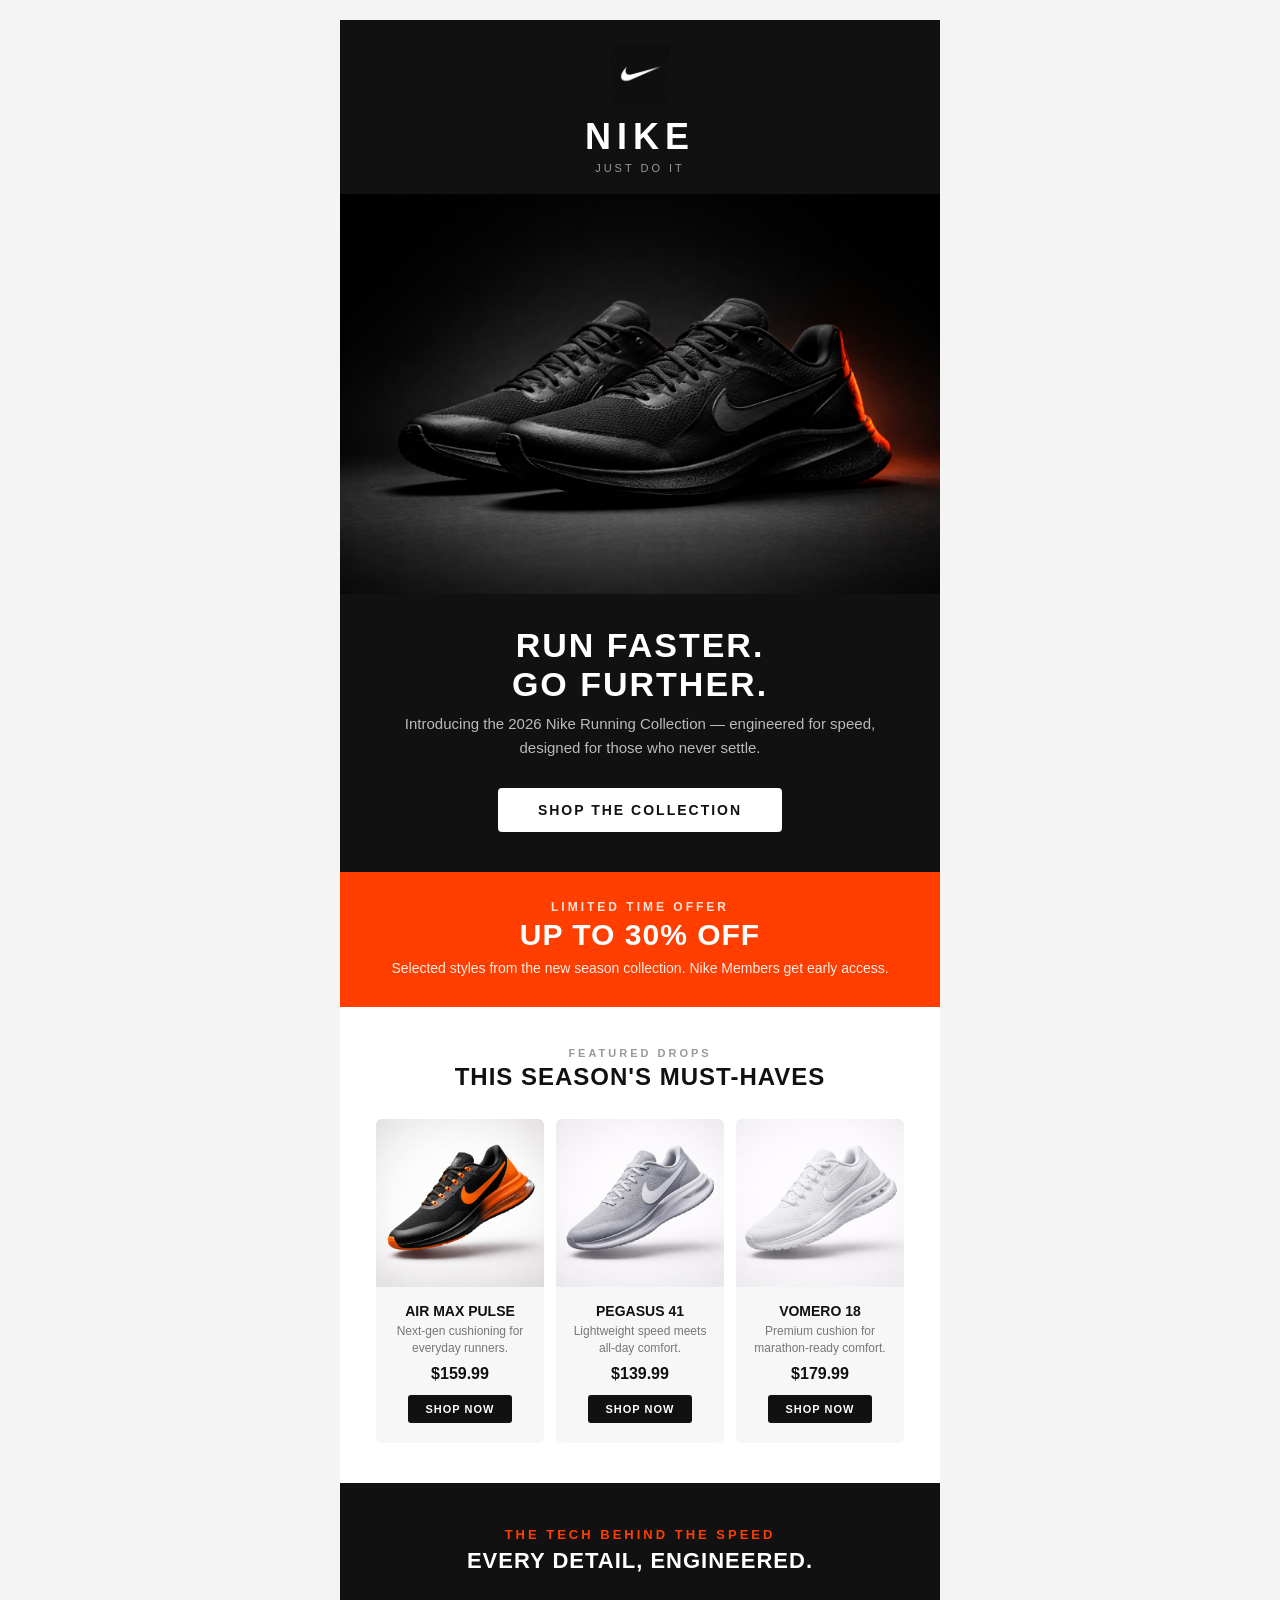
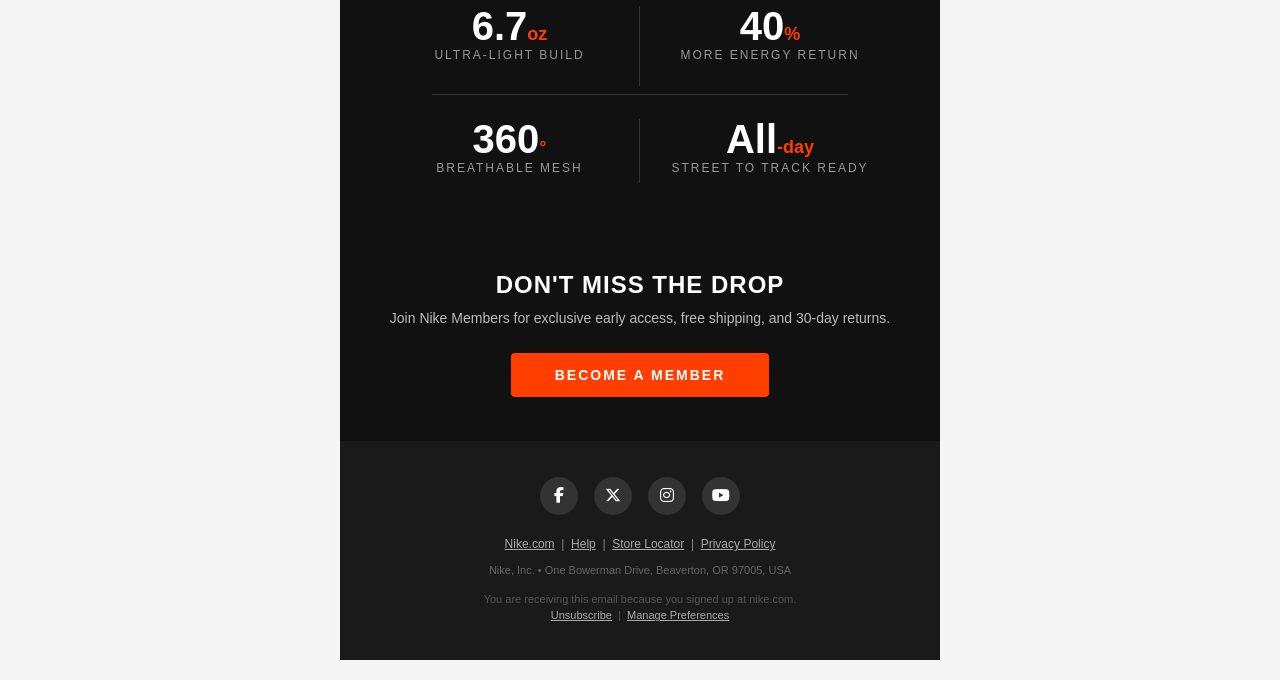
<file: index.html>
<!doctype html>
<html
  lang="en"
  xmlns="http://www.w3.org/1999/xhtml"
  xmlns:v="urn:schemas-microsoft-com:vml"
  xmlns:o="urn:schemas-microsoft-com:office:office"
>
  <head>
    <meta charset="UTF-8" />
    <meta name="viewport" content="width=device-width, initial-scale=1.0" />
    <meta http-equiv="X-UA-Compatible" content="IE=edge" />
    <meta name="x-apple-disable-message-reformatting" />
    <title>Nike — New Running Collection 2026</title>

    <!-- Font Awesome for social media icons -->
    <link
      rel="stylesheet"
      href="https://cdnjs.cloudflare.com/ajax/libs/font-awesome/6.5.1/css/all.min.css"
    />

    <!-- Link external responsive stylesheet -->
    <link rel="stylesheet" href="styles.css" />

    <!--[if mso]>
      <style>
        table {
          border-collapse: collapse;
        }
        .fallback-font {
          font-family: Arial, sans-serif;
        }
      </style>
    <![endif]-->

    <!-- Embedded styles for email clients that support <style> blocks -->
    <style>
      /* ============================
       EMAIL RESET STYLES
    ============================ */
      body,
      table,
      td,
      a {
        -webkit-text-size-adjust: 100%;
        -ms-text-size-adjust: 100%;
      }
      table,
      td {
        mso-table-lspace: 0pt;
        mso-table-rspace: 0pt;
      }
      img {
        -ms-interpolation-mode: bicubic;
        border: 0;
        height: auto;
        line-height: 100%;
        outline: none;
        text-decoration: none;
      }
      body {
        margin: 0 !important;
        padding: 0 !important;
        width: 100% !important;
        background-color: #f4f4f4;
      }
      a[x-apple-data-detectors] {
        color: inherit !important;
        text-decoration: none !important;
      }
    </style>
  </head>

  <body
    style="
      margin: 0;
      padding: 0;
      background-color: #f4f4f4;
      font-family:
        &quot;Futura Bold Condensed&quot;, &quot;Futura&quot;, Arial, Helvetica,
        sans-serif;
    "
  >
    <!-- ============================
       PREHEADER TEXT (hidden preview text)
  ============================ -->
    <div
      style="display: none; max-height: 0px; overflow: hidden; mso-hide: all"
    >
      New Nike performance drops are here. Shop the latest running collection
      today.
      &nbsp;&zwnj;&nbsp;&zwnj;&nbsp;&zwnj;&nbsp;&zwnj;&nbsp;&zwnj;&nbsp;&zwnj;&nbsp;&zwnj;&nbsp;&zwnj;&nbsp;&zwnj;&nbsp;&zwnj;&nbsp;&zwnj;&nbsp;&zwnj;&nbsp;&zwnj;&nbsp;&zwnj;&nbsp;&zwnj;&nbsp;&zwnj;
    </div>

    <!-- ============================
       OUTER WRAPPER TABLE
  ============================ -->
    <table
      role="presentation"
      cellpadding="0"
      cellspacing="0"
      border="0"
      width="100%"
      style="background-color: #f4f4f4"
    >
      <tr>
        <td align="center" style="padding: 20px 10px">
          <!-- ============================
             EMAIL CONTAINER (max-width 600px)
        ============================ -->
          <table
            role="presentation"
            cellpadding="0"
            cellspacing="0"
            border="0"
            width="600"
            class="email-container"
            style="max-width: 600px; width: 100%; background-color: #ffffff"
          >
            <!-- ============================
               SECTION 1: HEADER / LOGO
               Swoosh above the Nike name
           ============================ -->
            <tr>
              <td
                style="
                  background-color: #111111;
                  padding: 24px 40px 20px;
                  text-align: center;
                "
              >
                <!-- Swoosh logo (above text) -->
                <img
                  src="images/Swoosh.png"
                  alt="Nike Swoosh"
                  width="60"
                  style="display: block; margin: 0 auto 12px; width: 60px; height: auto;"
                />
                <!-- Nike text logo -->
                <h1
                  style="
                    margin: 0;
                    font-family: 'Futura Bold Condensed', 'Futura', Arial, Helvetica, sans-serif;
                    font-size: 36px;
                    font-weight: 900;
                    letter-spacing: 6px;
                    color: #ffffff;
                    text-transform: uppercase;
                  "
                >
                  NIKE
                </h1>
                <p
                  style="
                    margin: 4px 0 0;
                    font-family: 'Futura Bold Condensed', 'Futura', Arial, Helvetica, sans-serif;
                    font-size: 11px;
                    letter-spacing: 3px;
                    color: #999999;
                    text-transform: uppercase;
                  "
                >
                  Just Do It
                </p>
              </td>
            </tr>

            <!-- ============================
               SECTION 2: HERO IMAGE + CTA
          ============================ -->
            <tr>
              <td
                style="
                  background-color: #111111;
                  padding: 0;
                  text-align: center;
                "
              >
                <!-- Hero image placeholder -->
                <img
                  src="images/HeroBanner.png"
                  alt="Nike Running Collection 2026 — Featured shoe lineup on dark background"
                  width="600"
                  style="
                    display: block;
                    width: 100%;
                    max-width: 600px;
                    height: auto;
                    border: 0;
                  "
                  class="hero-img"
                />
              </td>
            </tr>
            <tr>
              <td
                style="
                  background-color: #111111;
                  padding: 32px 40px 40px;
                  text-align: center;
                "
              >
                <h2
                  style="
                    margin: 0 0 8px;
                    font-family:
                      &quot;Futura Bold Condensed&quot;, &quot;Futura&quot;,
                      Arial, Helvetica, sans-serif;
                    font-size: 34px;
                    font-weight: 900;
                    line-height: 1.15;
                    color: #ffffff;
                    text-transform: uppercase;
                    letter-spacing: 2px;
                  "
                >
                  Run Faster.<br />Go Further.
                </h2>
                <p
                  style="
                    margin: 0 0 28px;
                    font-family:
                      &quot;Futura Bold Condensed&quot;, &quot;Futura&quot;,
                      Arial, Helvetica, sans-serif;
                    font-size: 15px;
                    line-height: 1.6;
                    color: #bbbbbb;
                  "
                >
                  Introducing the 2026 Nike Running Collection — engineered for
                  speed, <br class="hide-mobile" />designed for those who never
                  settle.
                </p>
                <!-- Primary CTA Button -->
                <table
                  role="presentation"
                  cellpadding="0"
                  cellspacing="0"
                  border="0"
                  align="center"
                >
                  <tr>
                    <td
                      align="center"
                      style="border-radius: 4px; background-color: #ffffff"
                    >
                      <a
                        href="#"
                        target="_blank"
                        style="
                          display: inline-block;
                          padding: 14px 40px;
                          font-family:
                            &quot;Futura Bold Condensed&quot;,
                            &quot;Futura&quot;, Arial, Helvetica, sans-serif;
                          font-size: 14px;
                          font-weight: 700;
                          color: #111111;
                          text-decoration: none;
                          letter-spacing: 2px;
                          text-transform: uppercase;
                          border-radius: 4px;
                        "
                      >
                        Shop the Collection
                      </a>
                    </td>
                  </tr>
                </table>
              </td>
            </tr>

            <!-- ============================
               SECTION 3: PROMOTIONAL OFFER
          ============================ -->
            <tr>
              <td
                style="
                  background-color: #ff3e00;
                  padding: 28px 40px;
                  text-align: center;
                "
              >
                <p
                  style="
                    margin: 0 0 4px;
                    font-family:
                      &quot;Futura Bold Condensed&quot;, &quot;Futura&quot;,
                      Arial, Helvetica, sans-serif;
                    font-size: 12px;
                    font-weight: 700;
                    letter-spacing: 3px;
                    color: #ffffff;
                    text-transform: uppercase;
                    opacity: 0.85;
                  "
                >
                  Limited Time Offer
                </p>
                <h3
                  style="
                    margin: 0 0 6px;
                    font-family:
                      &quot;Futura Bold Condensed&quot;, &quot;Futura&quot;,
                      Arial, Helvetica, sans-serif;
                    font-size: 30px;
                    font-weight: 900;
                    color: #ffffff;
                    text-transform: uppercase;
                    letter-spacing: 1px;
                  "
                >
                  Up to 30% Off
                </h3>
                <p
                  style="
                    margin: 0;
                    font-family:
                      &quot;Futura Bold Condensed&quot;, &quot;Futura&quot;,
                      Arial, Helvetica, sans-serif;
                    font-size: 14px;
                    color: #ffffff;
                    line-height: 1.5;
                    opacity: 0.9;
                  "
                >
                  Selected styles from the new season collection. Nike Members
                  get early access.
                </p>
              </td>
            </tr>

            <!-- ============================
               SECTION 4: PRODUCT HIGHLIGHTS
          ============================ -->
            <tr>
              <td
                style="
                  background-color: #ffffff;
                  padding: 40px 30px 20px;
                  text-align: center;
                "
              >
                <p
                  style="
                    margin: 0 0 4px;
                    font-family:
                      &quot;Futura Bold Condensed&quot;, &quot;Futura&quot;,
                      Arial, Helvetica, sans-serif;
                    font-size: 11px;
                    font-weight: 700;
                    letter-spacing: 3px;
                    color: #999999;
                    text-transform: uppercase;
                  "
                >
                  Featured Drops
                </p>
                <h3
                  style="
                    margin: 0 0 28px;
                    font-family:
                      &quot;Futura Bold Condensed&quot;, &quot;Futura&quot;,
                      Arial, Helvetica, sans-serif;
                    font-size: 24px;
                    font-weight: 900;
                    color: #111111;
                    text-transform: uppercase;
                    letter-spacing: 1px;
                  "
                >
                  This Season's Must-Haves
                </h3>

                <!-- Product cards row -->
                <table
                  role="presentation"
                  cellpadding="0"
                  cellspacing="0"
                  border="0"
                  width="100%"
                >
                  <tr>
                    <!-- Product 1 -->
                    <td
                      width="33.33%"
                      class="product-card"
                      valign="top"
                      style="padding: 0 6px 20px"
                    >
                      <table
                        role="presentation"
                        cellpadding="0"
                        cellspacing="0"
                        border="0"
                        width="100%"
                        style="
                          background-color: #f7f7f7;
                          border-radius: 6px;
                          overflow: hidden;
                        "
                      >
                        <tr>
                          <td style="padding: 0">
                            <img
                              src="images/AirMaxPulse.png"
                              alt="Nike Air Max Pulse running shoe in black and orange"
                              width="180"
                              style="
                                display: block;
                                width: 100%;
                                height: auto;
                                border: 0;
                              "
                            />
                          </td>
                        </tr>
                        <tr>
                          <td style="padding: 16px 12px 20px">
                            <h4
                              style="
                                margin: 0 0 4px;
                                font-family:
                                  &quot;Futura Bold Condensed&quot;,
                                  &quot;Futura&quot;, Arial, Helvetica,
                                  sans-serif;
                                font-size: 14px;
                                font-weight: 700;
                                color: #111111;
                                text-transform: uppercase;
                              "
                            >
                              Air Max Pulse
                            </h4>
                            <p
                              style="
                                margin: 0 0 8px;
                                font-family:
                                  &quot;Futura Bold Condensed&quot;,
                                  &quot;Futura&quot;, Arial, Helvetica,
                                  sans-serif;
                                font-size: 12px;
                                color: #777777;
                                line-height: 1.4;
                              "
                            >
                              Next-gen cushioning for everyday runners.
                            </p>
                            <p
                              style="
                                margin: 0 0 12px;
                                font-family:
                                  &quot;Futura Bold Condensed&quot;,
                                  &quot;Futura&quot;, Arial, Helvetica,
                                  sans-serif;
                                font-size: 16px;
                                font-weight: 700;
                                color: #111111;
                              "
                            >
                              $159.99
                            </p>
                            <a
                              href="#"
                              style="
                                display: inline-block;
                                padding: 8px 18px;
                                font-family:
                                  &quot;Futura Bold Condensed&quot;,
                                  &quot;Futura&quot;, Arial, Helvetica,
                                  sans-serif;
                                font-size: 11px;
                                font-weight: 700;
                                color: #ffffff;
                                background-color: #111111;
                                text-decoration: none;
                                text-transform: uppercase;
                                letter-spacing: 1px;
                                border-radius: 3px;
                              "
                            >
                              Shop Now
                            </a>
                          </td>
                        </tr>
                      </table>
                    </td>

                    <!-- Product 2 -->
                    <td
                      width="33.33%"
                      class="product-card"
                      valign="top"
                      style="padding: 0 6px 20px"
                    >
                      <table
                        role="presentation"
                        cellpadding="0"
                        cellspacing="0"
                        border="0"
                        width="100%"
                        style="
                          background-color: #f7f7f7;
                          border-radius: 6px;
                          overflow: hidden;
                        "
                      >
                        <tr>
                          <td style="padding: 0">
                            <img
                              src="images/Pegasus41.png"
                              alt="Nike Pegasus 41 lightweight running shoe in grey and white"
                              width="180"
                              style="
                                display: block;
                                width: 100%;
                                height: auto;
                                border: 0;
                              "
                            />
                          </td>
                        </tr>
                        <tr>
                          <td style="padding: 16px 12px 20px">
                            <h4
                              style="
                                margin: 0 0 4px;
                                font-family:
                                  &quot;Futura Bold Condensed&quot;,
                                  &quot;Futura&quot;, Arial, Helvetica,
                                  sans-serif;
                                font-size: 14px;
                                font-weight: 700;
                                color: #111111;
                                text-transform: uppercase;
                              "
                            >
                              Pegasus 41
                            </h4>
                            <p
                              style="
                                margin: 0 0 8px;
                                font-family:
                                  &quot;Futura Bold Condensed&quot;,
                                  &quot;Futura&quot;, Arial, Helvetica,
                                  sans-serif;
                                font-size: 12px;
                                color: #777777;
                                line-height: 1.4;
                              "
                            >
                              Lightweight speed meets all-day comfort.
                            </p>
                            <p
                              style="
                                margin: 0 0 12px;
                                font-family:
                                  &quot;Futura Bold Condensed&quot;,
                                  &quot;Futura&quot;, Arial, Helvetica,
                                  sans-serif;
                                font-size: 16px;
                                font-weight: 700;
                                color: #111111;
                              "
                            >
                              $139.99
                            </p>
                            <a
                              href="#"
                              style="
                                display: inline-block;
                                padding: 8px 18px;
                                font-family:
                                  &quot;Futura Bold Condensed&quot;,
                                  &quot;Futura&quot;, Arial, Helvetica,
                                  sans-serif;
                                font-size: 11px;
                                font-weight: 700;
                                color: #ffffff;
                                background-color: #111111;
                                text-decoration: none;
                                text-transform: uppercase;
                                letter-spacing: 1px;
                                border-radius: 3px;
                              "
                            >
                              Shop Now
                            </a>
                          </td>
                        </tr>
                      </table>
                    </td>

                    <!-- Product 3 -->
                    <td
                      width="33.33%"
                      class="product-card"
                      valign="top"
                      style="padding: 0 6px 20px"
                    >
                      <table
                        role="presentation"
                        cellpadding="0"
                        cellspacing="0"
                        border="0"
                        width="100%"
                        style="
                          background-color: #f7f7f7;
                          border-radius: 6px;
                          overflow: hidden;
                        "
                      >
                        <tr>
                          <td style="padding: 0">
                            <img
                              src="images/Vomero18.png"
                              alt="Nike Vomero 18 premium cushioned running shoe in white"
                              width="180"
                              style="
                                display: block;
                                width: 100%;
                                height: auto;
                                border: 0;
                              "
                            />
                          </td>
                        </tr>
                        <tr>
                          <td style="padding: 16px 12px 20px">
                            <h4
                              style="
                                margin: 0 0 4px;
                                font-family:
                                  &quot;Futura Bold Condensed&quot;,
                                  &quot;Futura&quot;, Arial, Helvetica,
                                  sans-serif;
                                font-size: 14px;
                                font-weight: 700;
                                color: #111111;
                                text-transform: uppercase;
                              "
                            >
                              Vomero 18
                            </h4>
                            <p
                              style="
                                margin: 0 0 8px;
                                font-family:
                                  &quot;Futura Bold Condensed&quot;,
                                  &quot;Futura&quot;, Arial, Helvetica,
                                  sans-serif;
                                font-size: 12px;
                                color: #777777;
                                line-height: 1.4;
                              "
                            >
                              Premium cushion for marathon-ready comfort.
                            </p>
                            <p
                              style="
                                margin: 0 0 12px;
                                font-family:
                                  &quot;Futura Bold Condensed&quot;,
                                  &quot;Futura&quot;, Arial, Helvetica,
                                  sans-serif;
                                font-size: 16px;
                                font-weight: 700;
                                color: #111111;
                              "
                            >
                              $179.99
                            </p>
                            <a
                              href="#"
                              style="
                                display: inline-block;
                                padding: 8px 18px;
                                font-family:
                                  &quot;Futura Bold Condensed&quot;,
                                  &quot;Futura&quot;, Arial, Helvetica,
                                  sans-serif;
                                font-size: 11px;
                                font-weight: 700;
                                color: #ffffff;
                                background-color: #111111;
                                text-decoration: none;
                                text-transform: uppercase;
                                letter-spacing: 1px;
                                border-radius: 3px;
                              "
                            >
                              Shop Now
                            </a>
                          </td>
                        </tr>
                      </table>
                    </td>
                  </tr>
                </table>
              </td>
            </tr>

            <!-- ============================
               SECTION 5: BENEFITS / FEATURES
               Editorial-style tech specs strip
           ============================ -->
            <tr>
              <td
                style="
                  background-color: #111111;
                  padding: 44px 40px;
                  text-align: center;
                "
              >
                <h3
                  style="
                    margin: 0 0 6px;
                    font-family:
                      &quot;Futura Bold Condensed&quot;, &quot;Futura&quot;,
                      Arial, Helvetica, sans-serif;
                    font-size: 13px;
                    font-weight: 700;
                    letter-spacing: 3px;
                    color: #ff3e00;
                    text-transform: uppercase;
                  "
                >
                  The Tech Behind the Speed
                </h3>
                <p
                  style="
                    margin: 0 0 32px;
                    font-family:
                      &quot;Futura Bold Condensed&quot;, &quot;Futura&quot;,
                      Arial, Helvetica, sans-serif;
                    font-size: 22px;
                    font-weight: 900;
                    color: #ffffff;
                    text-transform: uppercase;
                    letter-spacing: 1px;
                  "
                >
                  Every detail, engineered.
                </p>

                <!-- Row 1: Two stat blocks -->
                <table
                  role="presentation"
                  cellpadding="0"
                  cellspacing="0"
                  border="0"
                  width="100%"
                >
                  <tr>
                    <td
                      width="50%"
                      class="benefit-cell"
                      valign="top"
                      style="
                        padding: 0 12px 24px;
                        text-align: center;
                        border-right: 1px solid #333333;
                      "
                    >
                      <p
                        style="
                          margin: 0 0 2px;
                          font-family:
                            &quot;Futura Bold Condensed&quot;,
                            &quot;Futura&quot;, Arial, Helvetica, sans-serif;
                          font-size: 40px;
                          font-weight: 900;
                          color: #ffffff;
                          line-height: 1;
                        "
                      >
                        6.7<span style="font-size: 18px; color: #ff3e00"
                          >oz</span
                        >
                      </p>
                      <p
                        style="
                          margin: 0;
                          font-family:
                            &quot;Futura Bold Condensed&quot;,
                            &quot;Futura&quot;, Arial, Helvetica, sans-serif;
                          font-size: 12px;
                          color: #999999;
                          text-transform: uppercase;
                          letter-spacing: 2px;
                        "
                      >
                        Ultra-light build
                      </p>
                    </td>
                    <td
                      width="50%"
                      class="benefit-cell"
                      valign="top"
                      style="padding: 0 12px 24px; text-align: center"
                    >
                      <p
                        style="
                          margin: 0 0 2px;
                          font-family:
                            &quot;Futura Bold Condensed&quot;,
                            &quot;Futura&quot;, Arial, Helvetica, sans-serif;
                          font-size: 40px;
                          font-weight: 900;
                          color: #ffffff;
                          line-height: 1;
                        "
                      >
                        40<span style="font-size: 18px; color: #ff3e00">%</span>
                      </p>
                      <p
                        style="
                          margin: 0;
                          font-family:
                            &quot;Futura Bold Condensed&quot;,
                            &quot;Futura&quot;, Arial, Helvetica, sans-serif;
                          font-size: 12px;
                          color: #999999;
                          text-transform: uppercase;
                          letter-spacing: 2px;
                        "
                      >
                        More energy return
                      </p>
                    </td>
                  </tr>
                </table>

                <!-- Divider line -->
                <table
                  role="presentation"
                  cellpadding="0"
                  cellspacing="0"
                  border="0"
                  width="80%"
                  align="center"
                  style="margin: 8px auto 24px"
                >
                  <tr>
                    <td
                      style="
                        border-top: 1px solid #333333;
                        font-size: 0;
                        line-height: 0;
                      "
                    >
                      &nbsp;
                    </td>
                  </tr>
                </table>

                <!-- Row 2: Two stat blocks -->
                <table
                  role="presentation"
                  cellpadding="0"
                  cellspacing="0"
                  border="0"
                  width="100%"
                >
                  <tr>
                    <td
                      width="50%"
                      class="benefit-cell"
                      valign="top"
                      style="
                        padding: 0 12px 8px;
                        text-align: center;
                        border-right: 1px solid #333333;
                      "
                    >
                      <p
                        style="
                          margin: 0 0 2px;
                          font-family:
                            &quot;Futura Bold Condensed&quot;,
                            &quot;Futura&quot;, Arial, Helvetica, sans-serif;
                          font-size: 40px;
                          font-weight: 900;
                          color: #ffffff;
                          line-height: 1;
                        "
                      >
                        360<span style="font-size: 18px; color: #ff3e00"
                          >&deg;</span
                        >
                      </p>
                      <p
                        style="
                          margin: 0;
                          font-family:
                            &quot;Futura Bold Condensed&quot;,
                            &quot;Futura&quot;, Arial, Helvetica, sans-serif;
                          font-size: 12px;
                          color: #999999;
                          text-transform: uppercase;
                          letter-spacing: 2px;
                        "
                      >
                        Breathable mesh
                      </p>
                    </td>
                    <td
                      width="50%"
                      class="benefit-cell"
                      valign="top"
                      style="padding: 0 12px 8px; text-align: center"
                    >
                      <p
                        style="
                          margin: 0 0 2px;
                          font-family:
                            &quot;Futura Bold Condensed&quot;,
                            &quot;Futura&quot;, Arial, Helvetica, sans-serif;
                          font-size: 40px;
                          font-weight: 900;
                          color: #ffffff;
                          line-height: 1;
                        "
                      >
                        All<span style="font-size: 18px; color: #ff3e00"
                          >-day</span
                        >
                      </p>
                      <p
                        style="
                          margin: 0;
                          font-family:
                            &quot;Futura Bold Condensed&quot;,
                            &quot;Futura&quot;, Arial, Helvetica, sans-serif;
                          font-size: 12px;
                          color: #999999;
                          text-transform: uppercase;
                          letter-spacing: 2px;
                        "
                      >
                        Street to track ready
                      </p>
                    </td>
                  </tr>
                </table>
              </td>
            </tr>

            <!-- ============================
               SECTION 6: SECONDARY CTA
          ============================ -->
            <tr>
              <td
                style="
                  background-color: #111111;
                  padding: 44px 40px;
                  text-align: center;
                "
              >
                <h3
                  style="
                    margin: 0 0 8px;
                    font-family:
                      &quot;Futura Bold Condensed&quot;, &quot;Futura&quot;,
                      Arial, Helvetica, sans-serif;
                    font-size: 24px;
                    font-weight: 900;
                    color: #ffffff;
                    text-transform: uppercase;
                    letter-spacing: 1px;
                  "
                >
                  Don't Miss the Drop
                </h3>
                <p
                  style="
                    margin: 0 0 24px;
                    font-family:
                      &quot;Futura Bold Condensed&quot;, &quot;Futura&quot;,
                      Arial, Helvetica, sans-serif;
                    font-size: 14px;
                    color: #bbbbbb;
                    line-height: 1.6;
                  "
                >
                  Join Nike Members for exclusive early access, free shipping,
                  and 30-day returns.
                </p>
                <!-- Secondary CTA Button -->
                <table
                  role="presentation"
                  cellpadding="0"
                  cellspacing="0"
                  border="0"
                  align="center"
                >
                  <tr>
                    <td
                      align="center"
                      style="border-radius: 4px; background-color: #ff3e00"
                    >
                      <a
                        href="#"
                        target="_blank"
                        style="
                          display: inline-block;
                          padding: 14px 44px;
                          font-family:
                            &quot;Futura Bold Condensed&quot;,
                            &quot;Futura&quot;, Arial, Helvetica, sans-serif;
                          font-size: 14px;
                          font-weight: 700;
                          color: #ffffff;
                          text-decoration: none;
                          letter-spacing: 2px;
                          text-transform: uppercase;
                          border-radius: 4px;
                        "
                      >
                        Become a Member
                      </a>
                    </td>
                  </tr>
                </table>
              </td>
            </tr>

            <!-- ============================
               SECTION 7: FOOTER
          ============================ -->
            <tr>
              <td
                style="
                  background-color: #1a1a1a;
                  padding: 36px 40px;
                  text-align: center;
                "
              >
                <!-- Social media icons (text placeholders) -->
                <table
                  role="presentation"
                  cellpadding="0"
                  cellspacing="0"
                  border="0"
                  align="center"
                  style="margin-bottom: 20px"
                >
                  <tr>
                    <td style="padding: 0 8px">
                      <a
                        href="#"
                        style="
                          display: inline-block;
                          width: 38px;
                          height: 38px;
                          line-height: 38px;
                          text-align: center;
                          background-color: #333333;
                          border-radius: 50%;
                          color: #ffffff;
                          font-size: 16px;
                          text-decoration: none;
                        "
                        title="Facebook"
                        aria-label="Follow Nike on Facebook"
                      >
                        <i class="fa-brands fa-facebook-f"></i>
                      </a>
                    </td>
                    <td style="padding: 0 8px">
                      <a
                        href="#"
                        style="
                          display: inline-block;
                          width: 38px;
                          height: 38px;
                          line-height: 38px;
                          text-align: center;
                          background-color: #333333;
                          border-radius: 50%;
                          color: #ffffff;
                          font-size: 16px;
                          text-decoration: none;
                        "
                        title="X (Twitter)"
                        aria-label="Follow Nike on X"
                      >
                        <i class="fa-brands fa-x-twitter"></i>
                      </a>
                    </td>
                    <td style="padding: 0 8px">
                      <a
                        href="#"
                        style="
                          display: inline-block;
                          width: 38px;
                          height: 38px;
                          line-height: 38px;
                          text-align: center;
                          background-color: #333333;
                          border-radius: 50%;
                          color: #ffffff;
                          font-size: 16px;
                          text-decoration: none;
                        "
                        title="Instagram"
                        aria-label="Follow Nike on Instagram"
                      >
                        <i class="fa-brands fa-instagram"></i>
                      </a>
                    </td>
                    <td style="padding: 0 8px">
                      <a
                        href="#"
                        style="
                          display: inline-block;
                          width: 38px;
                          height: 38px;
                          line-height: 38px;
                          text-align: center;
                          background-color: #333333;
                          border-radius: 50%;
                          color: #ffffff;
                          font-size: 16px;
                          text-decoration: none;
                        "
                        title="YouTube"
                        aria-label="Watch Nike on YouTube"
                      >
                        <i class="fa-brands fa-youtube"></i>
                      </a>
                    </td>
                  </tr>
                </table>

                <!-- Footer links -->
                <p
                  style="
                    margin: 0 0 8px;
                    font-family:
                      &quot;Futura Bold Condensed&quot;, &quot;Futura&quot;,
                      Arial, Helvetica, sans-serif;
                    font-size: 12px;
                    color: #888888;
                    line-height: 1.6;
                  "
                >
                  <a href="#" style="color: #aaaaaa; text-decoration: underline"
                    >Nike.com</a
                  >
                  &nbsp;|&nbsp;
                  <a href="#" style="color: #aaaaaa; text-decoration: underline"
                    >Help</a
                  >
                  &nbsp;|&nbsp;
                  <a href="#" style="color: #aaaaaa; text-decoration: underline"
                    >Store Locator</a
                  >
                  &nbsp;|&nbsp;
                  <a href="#" style="color: #aaaaaa; text-decoration: underline"
                    >Privacy Policy</a
                  >
                </p>

                <!-- Contact info placeholder -->
                <p
                  style="
                    margin: 0 0 12px;
                    font-family:
                      &quot;Futura Bold Condensed&quot;, &quot;Futura&quot;,
                      Arial, Helvetica, sans-serif;
                    font-size: 11px;
                    color: #666666;
                    line-height: 1.5;
                  "
                >
                  Nike, Inc. &bull; One Bowerman Drive, Beaverton, OR 97005, USA
                </p>

                <!-- Unsubscribe -->
                <p
                  style="
                    margin: 0;
                    font-family:
                      &quot;Futura Bold Condensed&quot;, &quot;Futura&quot;,
                      Arial, Helvetica, sans-serif;
                    font-size: 11px;
                    color: #555555;
                    line-height: 1.5;
                  "
                >
                  You are receiving this email because you signed up at
                  nike.com.<br />
                  <a href="#" style="color: #aaaaaa; text-decoration: underline"
                    >Unsubscribe</a
                  >
                  &nbsp;|&nbsp;
                  <a href="#" style="color: #aaaaaa; text-decoration: underline"
                    >Manage Preferences</a
                  >
                </p>
              </td>
            </tr>

            <!-- END EMAIL CONTAINER -->
          </table>
        </td>
      </tr>
    </table>
  </body>
</html>
</file>
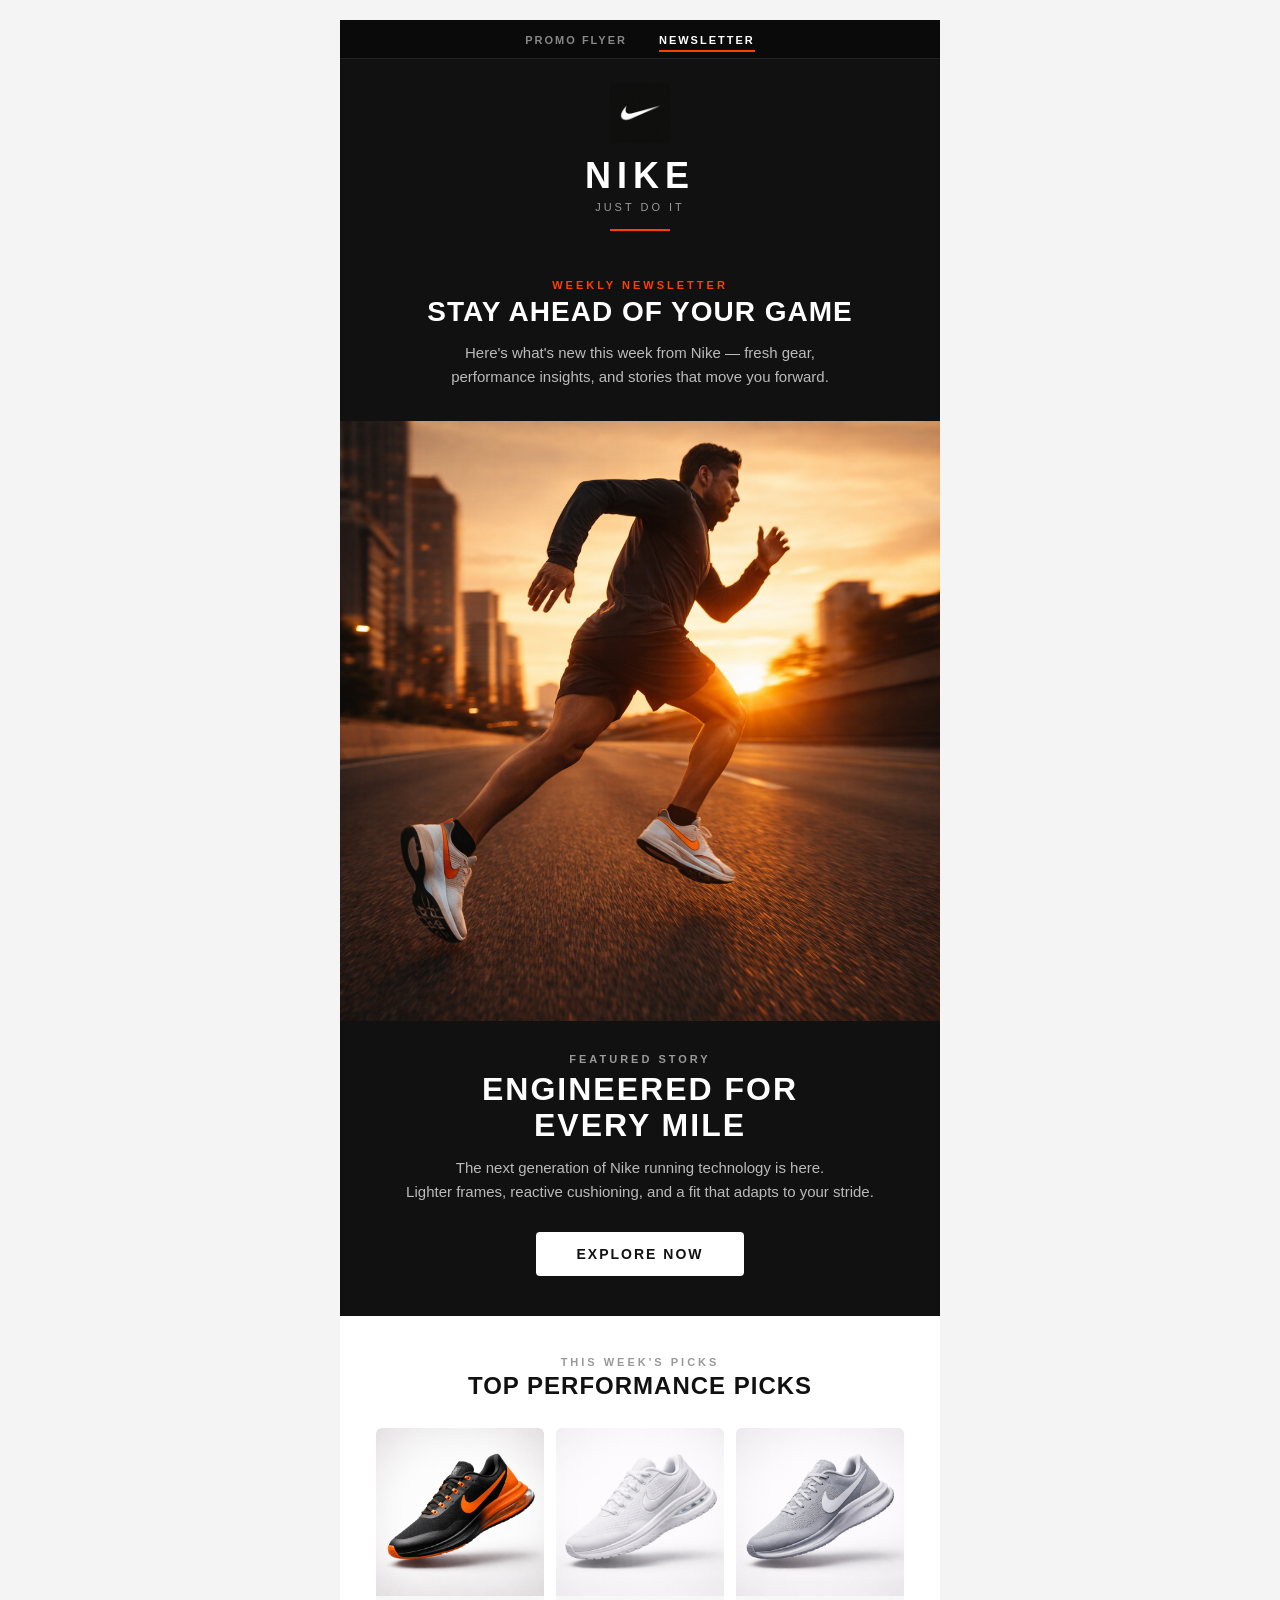
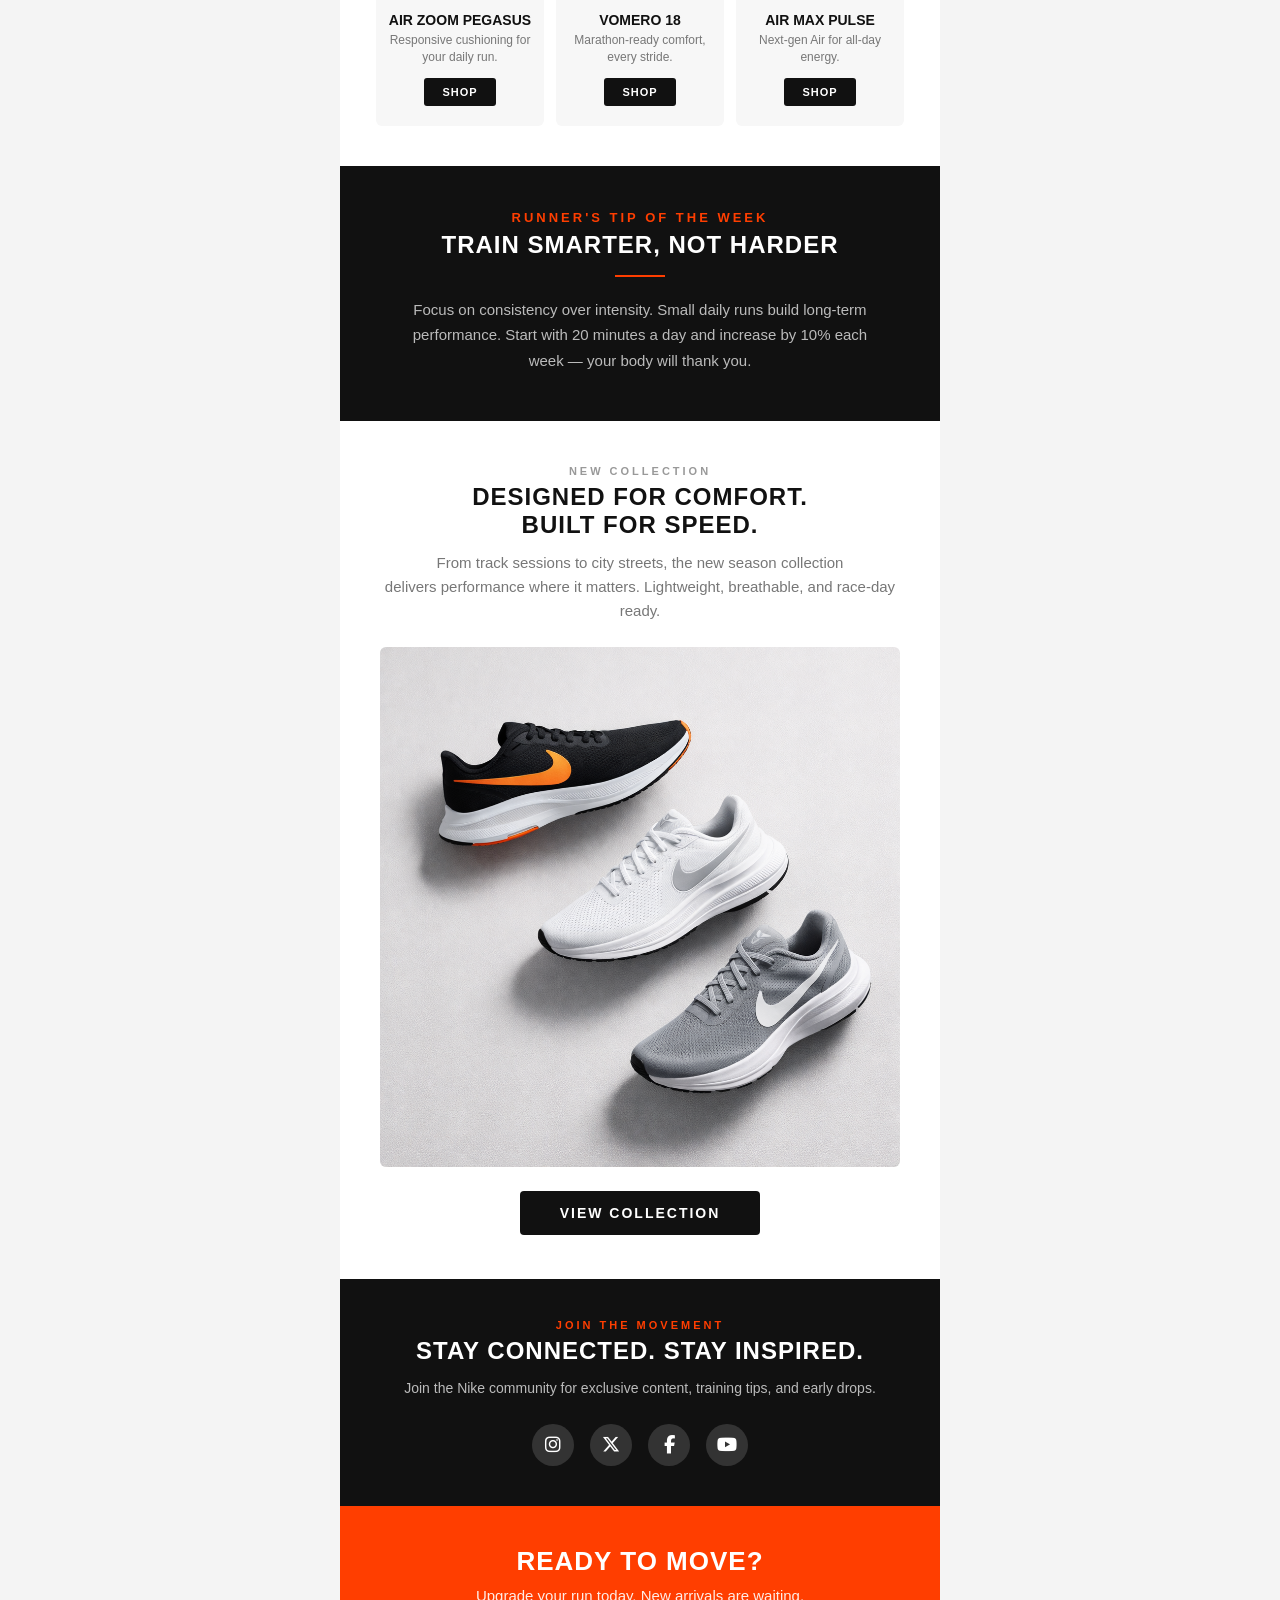
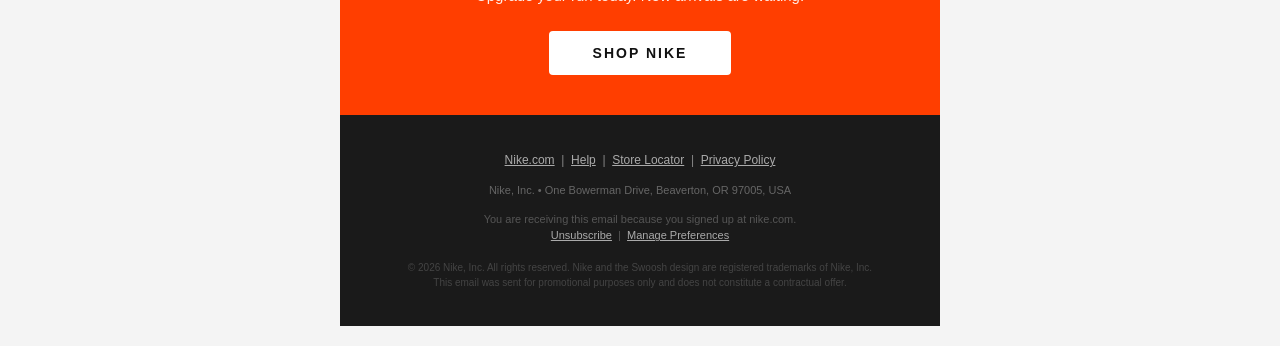
<file: newsletter.html>
<!doctype html>
<html
  lang="en"
  xmlns="http://www.w3.org/1999/xhtml"
  xmlns:v="urn:schemas-microsoft-com:vml"
  xmlns:o="urn:schemas-microsoft-com:office:office"
>
  <head>
    <meta charset="UTF-8" />
    <meta name="viewport" content="width=device-width, initial-scale=1.0" />
    <meta http-equiv="X-UA-Compatible" content="IE=edge" />
    <meta name="x-apple-disable-message-reformatting" />
    <title>Nike — Weekly Newsletter</title>

    <!-- Font Awesome for social media icons -->
    <link
      rel="stylesheet"
      href="https://cdnjs.cloudflare.com/ajax/libs/font-awesome/6.5.1/css/all.min.css"
    />

    <!--[if mso]>
      <style>
        table {
          border-collapse: collapse;
        }
        .fallback-font {
          font-family: Arial, sans-serif;
        }
      </style>
    <![endif]-->

    <!-- ============================
       EMBEDDED STYLES + RESPONSIVE
    ============================ -->
    <style>
      /* === EMAIL RESET === */
      body,
      table,
      td,
      a {
        -webkit-text-size-adjust: 100%;
        -ms-text-size-adjust: 100%;
      }
      table,
      td {
        mso-table-lspace: 0pt;
        mso-table-rspace: 0pt;
      }
      img {
        -ms-interpolation-mode: bicubic;
        border: 0;
        height: auto;
        line-height: 100%;
        outline: none;
        text-decoration: none;
      }
      body {
        margin: 0 !important;
        padding: 0 !important;
        width: 100% !important;
        background-color: #f4f4f4;
      }
      a[x-apple-data-detectors] {
        color: inherit !important;
        text-decoration: none !important;
      }

      /* === TABLET BREAKPOINT (< 620px) === */
      @media screen and (max-width: 620px) {
        .email-container {
          width: 100% !important;
          max-width: 100% !important;
        }
        .hero-img {
          width: 100% !important;
          max-width: 100% !important;
          height: auto !important;
        }
      }

      /* === MOBILE BREAKPOINT (< 480px) === */
      @media screen and (max-width: 480px) {
        /* Stack product cards vertically */
        .product-card {
          display: block !important;
          width: 100% !important;
          padding: 0 0 16px !important;
        }
        /* Stack tip columns */
        .tip-col {
          display: block !important;
          width: 100% !important;
          padding: 0 0 20px !important;
        }
        /* Hide desktop-only line breaks */
        .hide-mobile {
          display: none !important;
        }
        /* Reduce padding on all content cells */
        .email-container td {
          padding-left: 20px !important;
          padding-right: 20px !important;
        }
        /* Reduce hero headline size */
        .email-container h2 {
          font-size: 26px !important;
        }
        /* Reduce section headings */
        .email-container h3 {
          font-size: 20px !important;
        }
      }

      /* === SMALL MOBILE (< 360px) === */
      @media screen and (max-width: 360px) {
        .email-container h2 {
          font-size: 22px !important;
        }
        .email-container h3 {
          font-size: 18px !important;
        }
        .email-container p {
          font-size: 13px !important;
        }
      }
    </style>
  </head>

  <body
    style="
      margin: 0;
      padding: 0;
      background-color: #f4f4f4;
      font-family: Arial, Helvetica, sans-serif;
    "
  >
    <!-- ============================
       SECTION 1: PREHEADER TEXT
       Hidden preview text for inbox
    ============================ -->
    <div
      style="display: none; max-height: 0px; overflow: hidden; mso-hide: all"
    >
      Your weekly Nike update — new gear, stories, and performance tips.
      &nbsp;&zwnj;&nbsp;&zwnj;&nbsp;&zwnj;&nbsp;&zwnj;&nbsp;&zwnj;&nbsp;&zwnj;&nbsp;&zwnj;&nbsp;&zwnj;&nbsp;&zwnj;&nbsp;&zwnj;&nbsp;&zwnj;&nbsp;&zwnj;&nbsp;&zwnj;&nbsp;&zwnj;&nbsp;&zwnj;&nbsp;&zwnj;&nbsp;&zwnj;&nbsp;&zwnj;
    </div>

    <!-- ============================
       OUTER WRAPPER TABLE
    ============================ -->
    <table
      role="presentation"
      cellpadding="0"
      cellspacing="0"
      border="0"
      width="100%"
      style="background-color: #f4f4f4"
    >
      <tr>
        <td align="center" style="padding: 20px 10px">
          <!-- ============================
             EMAIL CONTAINER (max-width 600px)
          ============================ -->
          <table
            role="presentation"
            cellpadding="0"
            cellspacing="0"
            border="0"
            width="600"
            class="email-container"
            style="max-width: 600px; width: 100%; background-color: #ffffff"
          >
            <!-- ============================
               PAGE NAVIGATION BAR
               Links between Flyer and Newsletter
            ============================ -->
            <tr>
              <td
                style="
                  background-color: #0a0a0a;
                  padding: 10px 40px;
                  text-align: center;
                  border-bottom: 1px solid #222222;
                "
              >
                <table
                  role="presentation"
                  cellpadding="0"
                  cellspacing="0"
                  border="0"
                  align="center"
                >
                  <tr>
                    <td style="padding: 0 16px">
                      <a
                        href="index.html"
                        style="
                          font-family: Arial, Helvetica, sans-serif;
                          font-size: 11px;
                          font-weight: 700;
                          color: #888888;
                          text-decoration: none;
                          text-transform: uppercase;
                          letter-spacing: 2px;
                          padding-bottom: 4px;
                        "
                      >
                        Promo Flyer
                      </a>
                    </td>
                    <td style="padding: 0 16px">
                      <a
                        href="newsletter.html"
                        style="
                          font-family: Arial, Helvetica, sans-serif;
                          font-size: 11px;
                          font-weight: 700;
                          color: #ffffff;
                          text-decoration: none;
                          text-transform: uppercase;
                          letter-spacing: 2px;
                          border-bottom: 2px solid #ff3e00;
                          padding-bottom: 4px;
                        "
                      >
                        Newsletter
                      </a>
                    </td>
                  </tr>
                </table>
              </td>
            </tr>

            <!-- ============================
               SECTION 2: HEADER / LOGO
               Swoosh above Nike name, matching flyer
            ============================ -->
            <tr>
              <td
                style="
                  background-color: #111111;
                  padding: 24px 40px 20px;
                  text-align: center;
                "
              >
                <!-- Swoosh logo -->
                <img
                  src="images/Swoosh.png"
                  alt="Nike Swoosh Logo"
                  width="60"
                  style="
                    display: block;
                    margin: 0 auto 12px;
                    width: 60px;
                    height: auto;
                  "
                />
                <!-- Nike text logo -->
                <h1
                  style="
                    margin: 0;
                    font-family: Arial, Helvetica, sans-serif;
                    font-size: 36px;
                    font-weight: 900;
                    letter-spacing: 6px;
                    color: #ffffff;
                    text-transform: uppercase;
                  "
                >
                  NIKE
                </h1>
                <!-- Tagline -->
                <p
                  style="
                    margin: 4px 0 0;
                    font-family: Arial, Helvetica, sans-serif;
                    font-size: 11px;
                    letter-spacing: 3px;
                    color: #999999;
                    text-transform: uppercase;
                  "
                >
                  Just Do It
                </p>
                <!-- Subtle divider -->
                <table
                  role="presentation"
                  cellpadding="0"
                  cellspacing="0"
                  border="0"
                  width="60"
                  align="center"
                  style="margin: 16px auto 0"
                >
                  <tr>
                    <td
                      style="
                        border-top: 2px solid #ff3e00;
                        font-size: 0;
                        line-height: 0;
                      "
                    >
                      &nbsp;
                    </td>
                  </tr>
                </table>
              </td>
            </tr>

            <!-- ============================
               SECTION 3: INTRO / WELCOME
            ============================ -->
            <tr>
              <td
                style="
                  background-color: #111111;
                  padding: 28px 40px 32px;
                  text-align: center;
                "
              >
                <p
                  style="
                    margin: 0 0 4px;
                    font-family: Arial, Helvetica, sans-serif;
                    font-size: 11px;
                    font-weight: 700;
                    letter-spacing: 3px;
                    color: #ff3e00;
                    text-transform: uppercase;
                  "
                >
                  Weekly Newsletter
                </p>
                <h2
                  style="
                    margin: 0 0 12px;
                    font-family: Arial, Helvetica, sans-serif;
                    font-size: 28px;
                    font-weight: 900;
                    line-height: 1.2;
                    color: #ffffff;
                    text-transform: uppercase;
                    letter-spacing: 1px;
                  "
                >
                  Stay Ahead of Your Game
                </h2>
                <p
                  style="
                    margin: 0;
                    font-family: Arial, Helvetica, sans-serif;
                    font-size: 15px;
                    line-height: 1.6;
                    color: #bbbbbb;
                  "
                >
                  Here's what's new this week from Nike — fresh gear,
                  <br class="hide-mobile" />performance insights, and stories
                  that move you forward.
                </p>
              </td>
            </tr>

            <!-- ============================
               SECTION 4: FEATURED STORY / HIGHLIGHT
               Large hero image + headline + CTA
            ============================ -->
            <tr>
              <td
                style="
                  background-color: #111111;
                  padding: 0;
                  text-align: center;
                "
              >
                <!-- Featured story hero image -->
                <img
                  src="images/newsletter-hero.png"
                  alt="Nike runner sprinting on a city road at sunrise wearing Air Zoom Pegasus shoes"
                  width="600"
                  style="
                    display: block;
                    width: 100%;
                    max-width: 600px;
                    height: auto;
                    border: 0;
                  "
                  class="hero-img"
                />
              </td>
            </tr>
            <tr>
              <td
                style="
                  background-color: #111111;
                  padding: 32px 40px 40px;
                  text-align: center;
                "
              >
                <p
                  style="
                    margin: 0 0 6px;
                    font-family: Arial, Helvetica, sans-serif;
                    font-size: 11px;
                    font-weight: 700;
                    letter-spacing: 3px;
                    color: #999999;
                    text-transform: uppercase;
                  "
                >
                  Featured Story
                </p>
                <h2
                  style="
                    margin: 0 0 12px;
                    font-family: Arial, Helvetica, sans-serif;
                    font-size: 32px;
                    font-weight: 900;
                    line-height: 1.15;
                    color: #ffffff;
                    text-transform: uppercase;
                    letter-spacing: 2px;
                  "
                >
                  Engineered for<br />Every Mile
                </h2>
                <p
                  style="
                    margin: 0 0 28px;
                    font-family: Arial, Helvetica, sans-serif;
                    font-size: 15px;
                    line-height: 1.6;
                    color: #bbbbbb;
                  "
                >
                  The next generation of Nike running technology is here.
                  <br class="hide-mobile" />Lighter frames, reactive
                  cushioning, and a fit that adapts to your stride.
                </p>
                <!-- Primary CTA Button (white on dark — matches flyer) -->
                <table
                  role="presentation"
                  cellpadding="0"
                  cellspacing="0"
                  border="0"
                  align="center"
                >
                  <tr>
                    <td
                      align="center"
                      style="border-radius: 4px; background-color: #ffffff"
                    >
                      <a
                        href="#"
                        target="_blank"
                        style="
                          display: inline-block;
                          padding: 14px 40px;
                          font-family: Arial, Helvetica, sans-serif;
                          font-size: 14px;
                          font-weight: 700;
                          color: #111111;
                          text-decoration: none;
                          letter-spacing: 2px;
                          text-transform: uppercase;
                          border-radius: 4px;
                        "
                      >
                        Explore Now
                      </a>
                    </td>
                  </tr>
                </table>
              </td>
            </tr>

            <!-- ============================
               SECTION 5: PRODUCT HIGHLIGHTS (3 items)
            ============================ -->
            <tr>
              <td
                style="
                  background-color: #ffffff;
                  padding: 40px 30px 20px;
                  text-align: center;
                "
              >
                <p
                  style="
                    margin: 0 0 4px;
                    font-family: Arial, Helvetica, sans-serif;
                    font-size: 11px;
                    font-weight: 700;
                    letter-spacing: 3px;
                    color: #999999;
                    text-transform: uppercase;
                  "
                >
                  This Week's Picks
                </p>
                <h3
                  style="
                    margin: 0 0 28px;
                    font-family: Arial, Helvetica, sans-serif;
                    font-size: 24px;
                    font-weight: 900;
                    color: #111111;
                    text-transform: uppercase;
                    letter-spacing: 1px;
                  "
                >
                  Top Performance Picks
                </h3>

                <!-- Product cards row -->
                <table
                  role="presentation"
                  cellpadding="0"
                  cellspacing="0"
                  border="0"
                  width="100%"
                >
                  <tr>
                    <!-- Product 1: Air Zoom Pegasus -->
                    <td
                      width="33.33%"
                      class="product-card"
                      valign="top"
                      style="padding: 0 6px 20px"
                    >
                      <table
                        role="presentation"
                        cellpadding="0"
                        cellspacing="0"
                        border="0"
                        width="100%"
                        style="
                          background-color: #f7f7f7;
                          border-radius: 6px;
                          overflow: hidden;
                        "
                      >
                        <tr>
                          <td style="padding: 0">
                            <img
                              src="images/AirMaxPulse.png"
                              alt="Nike Air Zoom Pegasus running shoe in black and orange on grey background"
                              width="180"
                              style="
                                display: block;
                                width: 100%;
                                height: auto;
                                border: 0;
                              "
                            />
                          </td>
                        </tr>
                        <tr>
                          <td style="padding: 16px 12px 20px">
                            <h4
                              style="
                                margin: 0 0 4px;
                                font-family: Arial, Helvetica, sans-serif;
                                font-size: 14px;
                                font-weight: 700;
                                color: #111111;
                                text-transform: uppercase;
                              "
                            >
                              Air Zoom Pegasus
                            </h4>
                            <p
                              style="
                                margin: 0 0 12px;
                                font-family: Arial, Helvetica, sans-serif;
                                font-size: 12px;
                                color: #777777;
                                line-height: 1.4;
                              "
                            >
                              Responsive cushioning for your daily run.
                            </p>
                            <!-- Shop CTA (dark bg — matches flyer product buttons) -->
                            <a
                              href="#"
                              style="
                                display: inline-block;
                                padding: 8px 18px;
                                font-family: Arial, Helvetica, sans-serif;
                                font-size: 11px;
                                font-weight: 700;
                                color: #ffffff;
                                background-color: #111111;
                                text-decoration: none;
                                text-transform: uppercase;
                                letter-spacing: 1px;
                                border-radius: 3px;
                              "
                            >
                              Shop
                            </a>
                          </td>
                        </tr>
                      </table>
                    </td>

                    <!-- Product 2: Vomero 18 -->
                    <td
                      width="33.33%"
                      class="product-card"
                      valign="top"
                      style="padding: 0 6px 20px"
                    >
                      <table
                        role="presentation"
                        cellpadding="0"
                        cellspacing="0"
                        border="0"
                        width="100%"
                        style="
                          background-color: #f7f7f7;
                          border-radius: 6px;
                          overflow: hidden;
                        "
                      >
                        <tr>
                          <td style="padding: 0">
                            <img
                              src="images/Vomero18.png"
                              alt="Nike Vomero 18 premium cushioned shoe in white on grey background"
                              width="180"
                              style="
                                display: block;
                                width: 100%;
                                height: auto;
                                border: 0;
                              "
                            />
                          </td>
                        </tr>
                        <tr>
                          <td style="padding: 16px 12px 20px">
                            <h4
                              style="
                                margin: 0 0 4px;
                                font-family: Arial, Helvetica, sans-serif;
                                font-size: 14px;
                                font-weight: 700;
                                color: #111111;
                                text-transform: uppercase;
                              "
                            >
                              Vomero 18
                            </h4>
                            <p
                              style="
                                margin: 0 0 12px;
                                font-family: Arial, Helvetica, sans-serif;
                                font-size: 12px;
                                color: #777777;
                                line-height: 1.4;
                              "
                            >
                              Marathon-ready comfort, every stride.
                            </p>
                            <a
                              href="#"
                              style="
                                display: inline-block;
                                padding: 8px 18px;
                                font-family: Arial, Helvetica, sans-serif;
                                font-size: 11px;
                                font-weight: 700;
                                color: #ffffff;
                                background-color: #111111;
                                text-decoration: none;
                                text-transform: uppercase;
                                letter-spacing: 1px;
                                border-radius: 3px;
                              "
                            >
                              Shop
                            </a>
                          </td>
                        </tr>
                      </table>
                    </td>

                    <!-- Product 3: Air Max -->
                    <td
                      width="33.33%"
                      class="product-card"
                      valign="top"
                      style="padding: 0 6px 20px"
                    >
                      <table
                        role="presentation"
                        cellpadding="0"
                        cellspacing="0"
                        border="0"
                        width="100%"
                        style="
                          background-color: #f7f7f7;
                          border-radius: 6px;
                          overflow: hidden;
                        "
                      >
                        <tr>
                          <td style="padding: 0">
                            <img
                              src="images/Pegasus41.png"
                              alt="Nike Air Max running shoe in grey and white on grey background"
                              width="180"
                              style="
                                display: block;
                                width: 100%;
                                height: auto;
                                border: 0;
                              "
                            />
                          </td>
                        </tr>
                        <tr>
                          <td style="padding: 16px 12px 20px">
                            <h4
                              style="
                                margin: 0 0 4px;
                                font-family: Arial, Helvetica, sans-serif;
                                font-size: 14px;
                                font-weight: 700;
                                color: #111111;
                                text-transform: uppercase;
                              "
                            >
                              Air Max Pulse
                            </h4>
                            <p
                              style="
                                margin: 0 0 12px;
                                font-family: Arial, Helvetica, sans-serif;
                                font-size: 12px;
                                color: #777777;
                                line-height: 1.4;
                              "
                            >
                              Next-gen Air for all-day energy.
                            </p>
                            <a
                              href="#"
                              style="
                                display: inline-block;
                                padding: 8px 18px;
                                font-family: Arial, Helvetica, sans-serif;
                                font-size: 11px;
                                font-weight: 700;
                                color: #ffffff;
                                background-color: #111111;
                                text-decoration: none;
                                text-transform: uppercase;
                                letter-spacing: 1px;
                                border-radius: 3px;
                              "
                            >
                              Shop
                            </a>
                          </td>
                        </tr>
                      </table>
                    </td>
                  </tr>
                </table>
              </td>
            </tr>

            <!-- ============================
               SECTION 6: TIPS / CONTENT SECTION
               Runner's Tip of the Week
            ============================ -->
            <tr>
              <td
                style="
                  background-color: #111111;
                  padding: 44px 40px;
                  text-align: center;
                "
              >
                <p
                  style="
                    margin: 0 0 6px;
                    font-family: Arial, Helvetica, sans-serif;
                    font-size: 13px;
                    font-weight: 700;
                    letter-spacing: 3px;
                    color: #ff3e00;
                    text-transform: uppercase;
                  "
                >
                  Runner's Tip of the Week
                </p>
                <h3
                  style="
                    margin: 0 0 16px;
                    font-family: Arial, Helvetica, sans-serif;
                    font-size: 24px;
                    font-weight: 900;
                    color: #ffffff;
                    text-transform: uppercase;
                    letter-spacing: 1px;
                  "
                >
                  Train Smarter, Not Harder
                </h3>
                <!-- Tip divider -->
                <table
                  role="presentation"
                  cellpadding="0"
                  cellspacing="0"
                  border="0"
                  width="50"
                  align="center"
                  style="margin: 0 auto 20px"
                >
                  <tr>
                    <td
                      style="
                        border-top: 2px solid #ff3e00;
                        font-size: 0;
                        line-height: 0;
                      "
                    >
                      &nbsp;
                    </td>
                  </tr>
                </table>
                <p
                  style="
                    margin: 0 0 4px;
                    font-family: Arial, Helvetica, sans-serif;
                    font-size: 15px;
                    line-height: 1.7;
                    color: #bbbbbb;
                    max-width: 460px;
                    margin-left: auto;
                    margin-right: auto;
                  "
                >
                  Focus on consistency over intensity. Small daily runs build
                  long-term performance. Start with 20 minutes a day and
                  increase by 10% each week — your body will thank you.
                </p>
              </td>
            </tr>

            <!-- ============================
               SECTION 7: SECONDARY FEATURE
               "Designed for Comfort. Built for Speed."
            ============================ -->
            <tr>
              <td
                style="
                  background-color: #ffffff;
                  padding: 44px 40px;
                  text-align: center;
                "
              >
                <p
                  style="
                    margin: 0 0 6px;
                    font-family: Arial, Helvetica, sans-serif;
                    font-size: 11px;
                    font-weight: 700;
                    letter-spacing: 3px;
                    color: #999999;
                    text-transform: uppercase;
                  "
                >
                  New Collection
                </p>
                <h3
                  style="
                    margin: 0 0 12px;
                    font-family: Arial, Helvetica, sans-serif;
                    font-size: 24px;
                    font-weight: 900;
                    color: #111111;
                    text-transform: uppercase;
                    letter-spacing: 1px;
                  "
                >
                  Designed for Comfort.<br />Built for Speed.
                </h3>
                <p
                  style="
                    margin: 0 0 24px;
                    font-family: Arial, Helvetica, sans-serif;
                    font-size: 15px;
                    line-height: 1.6;
                    color: #777777;
                  "
                >
                  From track sessions to city streets, the new season collection
                  <br class="hide-mobile" />delivers performance where it
                  matters. Lightweight, breathable, and race-day ready.
                </p>
                <!-- Secondary image placeholder -->
                <img
                  src="images/newsletter-collection.png"
                  alt="Nike running collection lifestyle shot — shoes and apparel on a minimalist background"
                  width="520"
                  style="
                    display: block;
                    width: 100%;
                    max-width: 520px;
                    height: auto;
                    border: 0;
                    border-radius: 6px;
                    margin: 0 auto 24px;
                  "
                />
                <!-- CTA Button (accent — matches flyer secondary CTA) -->
                <table
                  role="presentation"
                  cellpadding="0"
                  cellspacing="0"
                  border="0"
                  align="center"
                >
                  <tr>
                    <td
                      align="center"
                      style="border-radius: 4px; background-color: #111111"
                    >
                      <a
                        href="#"
                        target="_blank"
                        style="
                          display: inline-block;
                          padding: 14px 40px;
                          font-family: Arial, Helvetica, sans-serif;
                          font-size: 14px;
                          font-weight: 700;
                          color: #ffffff;
                          text-decoration: none;
                          letter-spacing: 2px;
                          text-transform: uppercase;
                          border-radius: 4px;
                        "
                      >
                        View Collection
                      </a>
                    </td>
                  </tr>
                </table>
              </td>
            </tr>

            <!-- ============================
               SECTION 8: COMMUNITY / SOCIAL
            ============================ -->
            <tr>
              <td
                style="
                  background-color: #111111;
                  padding: 40px 40px;
                  text-align: center;
                "
              >
                <p
                  style="
                    margin: 0 0 6px;
                    font-family: Arial, Helvetica, sans-serif;
                    font-size: 11px;
                    font-weight: 700;
                    letter-spacing: 3px;
                    color: #ff3e00;
                    text-transform: uppercase;
                  "
                >
                  Join the Movement
                </p>
                <h3
                  style="
                    margin: 0 0 12px;
                    font-family: Arial, Helvetica, sans-serif;
                    font-size: 24px;
                    font-weight: 900;
                    color: #ffffff;
                    text-transform: uppercase;
                    letter-spacing: 1px;
                  "
                >
                  Stay Connected. Stay Inspired.
                </h3>
                <p
                  style="
                    margin: 0 0 24px;
                    font-family: Arial, Helvetica, sans-serif;
                    font-size: 14px;
                    line-height: 1.6;
                    color: #bbbbbb;
                  "
                >
                  Join the Nike community for exclusive content, training tips,
                  and early drops.
                </p>
                <!-- Social icons row -->
                <table
                  role="presentation"
                  cellpadding="0"
                  cellspacing="0"
                  border="0"
                  align="center"
                >
                  <tr>
                    <td style="padding: 0 8px">
                      <a
                        href="#"
                        style="
                          display: inline-block;
                          width: 42px;
                          height: 42px;
                          line-height: 42px;
                          text-align: center;
                          background-color: #333333;
                          border-radius: 50%;
                          color: #ffffff;
                          font-size: 18px;
                          text-decoration: none;
                        "
                        title="Instagram"
                        aria-label="Follow Nike on Instagram"
                      >
                        <i class="fa-brands fa-instagram"></i>
                      </a>
                    </td>
                    <td style="padding: 0 8px">
                      <a
                        href="#"
                        style="
                          display: inline-block;
                          width: 42px;
                          height: 42px;
                          line-height: 42px;
                          text-align: center;
                          background-color: #333333;
                          border-radius: 50%;
                          color: #ffffff;
                          font-size: 18px;
                          text-decoration: none;
                        "
                        title="X (Twitter)"
                        aria-label="Follow Nike on X"
                      >
                        <i class="fa-brands fa-x-twitter"></i>
                      </a>
                    </td>
                    <td style="padding: 0 8px">
                      <a
                        href="#"
                        style="
                          display: inline-block;
                          width: 42px;
                          height: 42px;
                          line-height: 42px;
                          text-align: center;
                          background-color: #333333;
                          border-radius: 50%;
                          color: #ffffff;
                          font-size: 18px;
                          text-decoration: none;
                        "
                        title="Facebook"
                        aria-label="Follow Nike on Facebook"
                      >
                        <i class="fa-brands fa-facebook-f"></i>
                      </a>
                    </td>
                    <td style="padding: 0 8px">
                      <a
                        href="#"
                        style="
                          display: inline-block;
                          width: 42px;
                          height: 42px;
                          line-height: 42px;
                          text-align: center;
                          background-color: #333333;
                          border-radius: 50%;
                          color: #ffffff;
                          font-size: 18px;
                          text-decoration: none;
                        "
                        title="YouTube"
                        aria-label="Watch Nike on YouTube"
                      >
                        <i class="fa-brands fa-youtube"></i>
                      </a>
                    </td>
                  </tr>
                </table>
              </td>
            </tr>

            <!-- ============================
               SECTION 9: FINAL CTA
               Strong closing call-to-action
            ============================ -->
            <tr>
              <td
                style="
                  background-color: #ff3e00;
                  padding: 40px 40px;
                  text-align: center;
                "
              >
                <h3
                  style="
                    margin: 0 0 8px;
                    font-family: Arial, Helvetica, sans-serif;
                    font-size: 26px;
                    font-weight: 900;
                    color: #ffffff;
                    text-transform: uppercase;
                    letter-spacing: 1px;
                  "
                >
                  Ready to Move?
                </h3>
                <p
                  style="
                    margin: 0 0 24px;
                    font-family: Arial, Helvetica, sans-serif;
                    font-size: 15px;
                    color: #ffffff;
                    line-height: 1.5;
                    opacity: 0.9;
                  "
                >
                  Upgrade your run today. New arrivals are waiting.
                </p>
                <!-- Closing CTA Button (white on accent — high contrast) -->
                <table
                  role="presentation"
                  cellpadding="0"
                  cellspacing="0"
                  border="0"
                  align="center"
                >
                  <tr>
                    <td
                      align="center"
                      style="border-radius: 4px; background-color: #ffffff"
                    >
                      <a
                        href="#"
                        target="_blank"
                        style="
                          display: inline-block;
                          padding: 14px 44px;
                          font-family: Arial, Helvetica, sans-serif;
                          font-size: 14px;
                          font-weight: 700;
                          color: #111111;
                          text-decoration: none;
                          letter-spacing: 2px;
                          text-transform: uppercase;
                          border-radius: 4px;
                        "
                      >
                        Shop Nike
                      </a>
                    </td>
                  </tr>
                </table>
              </td>
            </tr>

            <!-- ============================
               SECTION 10: FOOTER
               Links, contact, unsubscribe, legal
            ============================ -->
            <tr>
              <td
                style="
                  background-color: #1a1a1a;
                  padding: 36px 40px;
                  text-align: center;
                "
              >
                <!-- Footer navigation links -->
                <p
                  style="
                    margin: 0 0 12px;
                    font-family: Arial, Helvetica, sans-serif;
                    font-size: 12px;
                    color: #888888;
                    line-height: 1.6;
                  "
                >
                  <a
                    href="#"
                    style="color: #aaaaaa; text-decoration: underline"
                    >Nike.com</a
                  >
                  &nbsp;|&nbsp;
                  <a
                    href="#"
                    style="color: #aaaaaa; text-decoration: underline"
                    >Help</a
                  >
                  &nbsp;|&nbsp;
                  <a
                    href="#"
                    style="color: #aaaaaa; text-decoration: underline"
                    >Store Locator</a
                  >
                  &nbsp;|&nbsp;
                  <a
                    href="#"
                    style="color: #aaaaaa; text-decoration: underline"
                    >Privacy Policy</a
                  >
                </p>

                <!-- Contact / address placeholder -->
                <p
                  style="
                    margin: 0 0 12px;
                    font-family: Arial, Helvetica, sans-serif;
                    font-size: 11px;
                    color: #666666;
                    line-height: 1.5;
                  "
                >
                  Nike, Inc. &bull; One Bowerman Drive, Beaverton, OR 97005, USA
                </p>

                <!-- Unsubscribe & preference management -->
                <p
                  style="
                    margin: 0 0 16px;
                    font-family: Arial, Helvetica, sans-serif;
                    font-size: 11px;
                    color: #555555;
                    line-height: 1.5;
                  "
                >
                  You are receiving this email because you signed up at
                  nike.com.<br />
                  <a
                    href="#"
                    style="color: #aaaaaa; text-decoration: underline"
                    >Unsubscribe</a
                  >
                  &nbsp;|&nbsp;
                  <a
                    href="#"
                    style="color: #aaaaaa; text-decoration: underline"
                    >Manage Preferences</a
                  >
                </p>

                <!-- Legal text -->
                <p
                  style="
                    margin: 0;
                    font-family: Arial, Helvetica, sans-serif;
                    font-size: 10px;
                    color: #444444;
                    line-height: 1.5;
                  "
                >
                  &copy; 2026 Nike, Inc. All rights reserved. Nike and the
                  Swoosh design are registered trademarks of Nike, Inc.<br />
                  This email was sent for promotional purposes only and does not
                  constitute a contractual offer.
                </p>
              </td>
            </tr>

            <!-- END EMAIL CONTAINER -->
          </table>
        </td>
      </tr>
    </table>
  </body>
</html>
</file>
<file: styles.css>
/* ================================================
   NIKE EMAIL FLYER — RESPONSIVE STYLESHEET
   ================================================
   This stylesheet provides responsive overrides
   for the Nike promotional email. It adapts the
   table-based layout to work on mobile screens.
   ================================================ */

/* ============================
   TABLET BREAKPOINT (< 620px)
============================ */
@media screen and (max-width: 620px) {

  /* Make the email container fill the screen */
  .email-container {
    width: 100% !important;
    max-width: 100% !important;
  }

  /* Scale hero image fully */
  .hero-img {
    width: 100% !important;
    max-width: 100% !important;
    height: auto !important;
  }
}

/* ============================
   MOBILE BREAKPOINT (< 480px)
============================ */
@media screen and (max-width: 480px) {

  /* ---- Product Cards: Stack Vertically ---- */
  .product-card {
    display: block !important;
    width: 100% !important;
    padding: 0 0 16px !important;
  }

  /* ---- Benefit Cells: 2-column grid on small screens ---- */
  .benefit-cell {
    display: inline-block !important;
    width: 48% !important;
    padding: 0 2px 20px !important;
  }

  /* ---- Hide desktop-only line breaks ---- */
  .hide-mobile {
    display: none !important;
  }

  /* ---- Reduce padding on all main content cells ---- */
  .email-container td {
    padding-left: 20px !important;
    padding-right: 20px !important;
  }

  /* ---- Reduce hero headline size ---- */
  .email-container h2 {
    font-size: 26px !important;
  }

  /* ---- Reduce section headings ---- */
  .email-container h3 {
    font-size: 20px !important;
  }
}

/* ============================
   SMALL MOBILE (< 360px)
============================ */
@media screen and (max-width: 360px) {

  /* Benefits stack to single column */
  .benefit-cell {
    display: block !important;
    width: 100% !important;
    padding: 0 0 18px !important;
  }

  /* Further reduce heading sizes */
  .email-container h2 {
    font-size: 22px !important;
  }

  .email-container h3 {
    font-size: 18px !important;
  }

  /* Smaller body text */
  .email-container p {
    font-size: 13px !important;
  }
}
</file>
